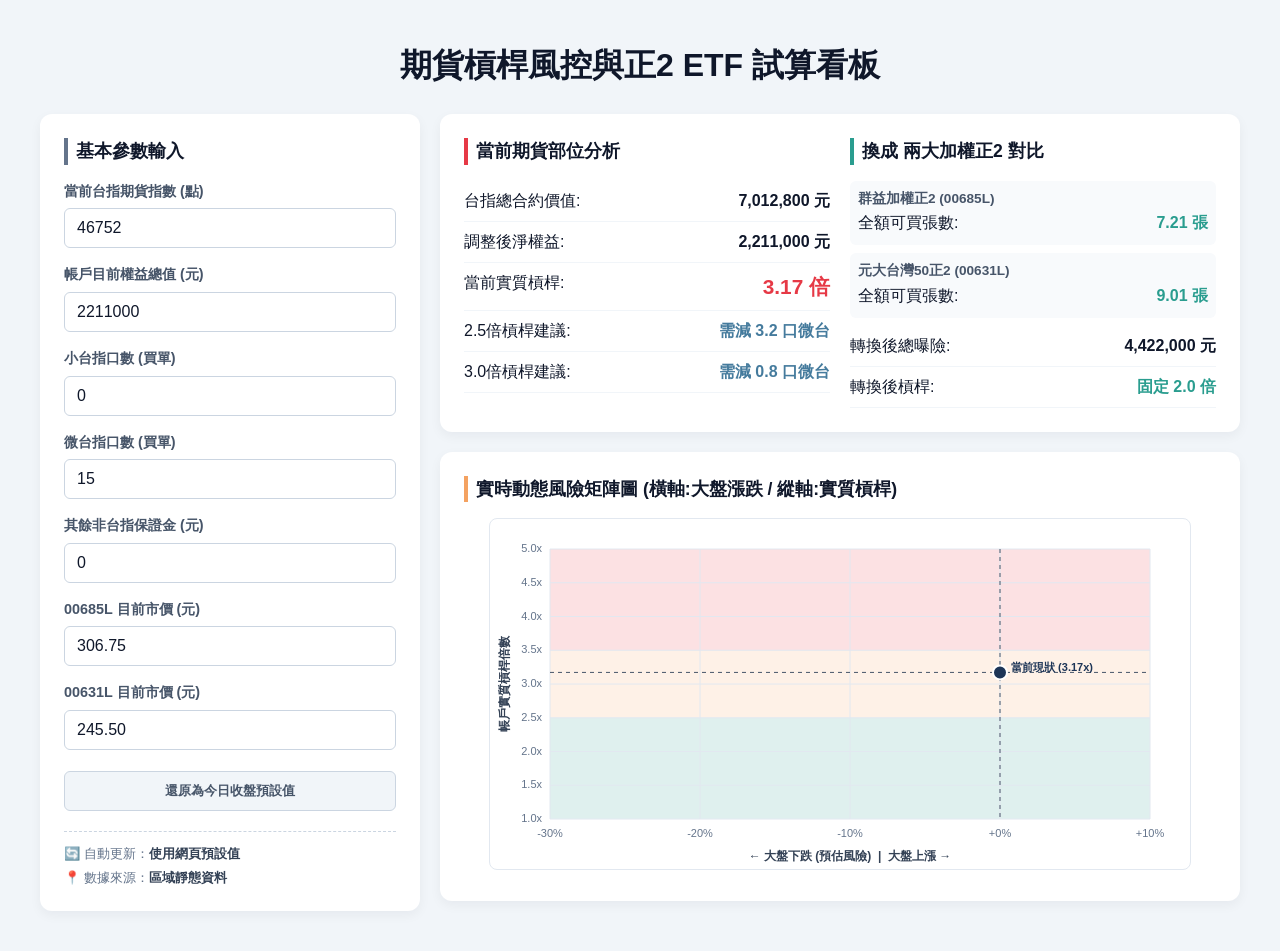
<file: index.html>
<!DOCTYPE html>
<html lang="zh-TW">
<head>
    <meta charset="UTF-8">
    <meta name="viewport" content="width=device-width, initial-scale=1.0">
    <title>期貨槓桿風控與正2 ETF 關係計算機</title>
    <link rel="stylesheet" href="style.css">
</head>
<body>

<div class="container">
    <h1>期貨槓桿風控與正2 ETF 試算看板</h1>
    
    <div class="grid-main">
        <div>
            <div class="card">
                <div class="section-title" style="border-left-color: #64748b;">基本參數輸入</div>
                <div class="form-group">
                    <label for="indexPrice">當前台指期貨指數 (點)</label>
                    <input type="number" id="indexPrice" value="46752">
                </div>
                <div class="form-group">
                    <label for="equity">帳戶目前權益總值 (元)</label>
                    <input type="number" id="equity" value="2211000">
                </div>
                <div class="form-group">
                    <label for="miniQty">小台指口數 (買單)</label>
                    <input type="number" id="miniQty" value="0">
                </div>
                <div class="form-group">
                    <label for="microQty">微台指口數 (買單)</label>
                    <input type="number" id="microQty" value="15">
                </div>
                <div class="form-group">
                    <label for="otherMargin">其餘非台指保證金 (元)</label>
                    <input type="number" id="otherMargin" value="0">
                </div>
                <div class="form-group">
                    <label for="etfPrice">00685L 目前市價 (元)</label>
                    <input type="number" id="etfPrice" value="306.75" step="0.05">
                </div>
                <div class="form-group">
                    <label for="etf631LPrice">00631L 目前市價 (元)</label>
                    <input type="number" id="etf631LPrice" value="245.50" step="0.05">
                </div>
                
                <button id="btnReset" class="btn-reset">還原為今日收盤預設值</button>
                
                <div id="update-info-tag" style="margin-top: 20px; padding-top: 12px; border-top: 1px dashed #cbd5e1; font-size: 0.82em; color: #64748b;">
                    <div>🔄 自動更新：<span id="lblLastUpdated" style="font-weight: 600; color: #334155;">載入中...</span></div>
                    <div style="margin-top: 4px;">📍 數據來源：<span id="lblSource" style="font-weight: 600; color: #334155;">載入中...</span></div>
                </div>
            </div>
        </div>
        
        <div>
            <div class="card">
                <div class="grid-results">
                    <div>
                        <div class="section-title" style="border-left-color: #e63946;">當前期貨部位分析</div>
                        <div class="result-item"><span>台指總合約價值:</span><span id="totalContractVal" class="result-val">0 元</span></div>
                        <div class="result-item"><span>調整後淨權益:</span><span id="adjEquity" class="result-val">0 元</span></div>
                        <div class="result-item"><span>當前實質槓桿:</span><span id="currentLeverage" class="result-val highlight-lev">0 倍</span></div>
                        <div class="result-item"><span>2.5倍槓桿建議:</span><span id="rec25" class="result-val" style="color:#457b9d;">-</span></div>
                        <div class="result-item"><span>3.0倍槓桿建議:</span><span id="rec30" class="result-val" style="color:#457b9d;">-</span></div>
                    </div>
                    <div>
                        <div class="section-title" style="border-left-color: #2a9d8f;">換成 兩大加權正2 對比</div>
                        <div style="background: #f8fafc; padding: 8px; border-radius: 6px; margin-bottom: 8px;">
                            <div style="font-size: 0.85em; font-weight: bold; color: #475569;">群益加權正2 (00685L)</div>
                            <div class="result-item" style="border:none; padding: 2px 0;"><span>全額可買張數:</span><span id="etfShares" class="result-val" style="color:#2a9d8f;">0 張</span></div>
                        </div>
                        <div style="background: #f8fafc; padding: 8px; border-radius: 6px; margin-bottom: 8px;">
                            <div style="font-size: 0.85em; font-weight: bold; color: #475569;">元大台灣50正2 (00631L)</div>
                            <div class="result-item" style="border:none; padding: 2px 0;"><span>全額可買張數:</span><span id="etf631LShares" class="result-val" style="color:#2a9d8f;">0 張</span></div>
                        </div>
                        <div class="result-item"><span>轉換後總曝險:</span><span id="etfExposure" class="result-val">0 元</span></div>
                        <div class="result-item"><span>轉換後槓桿:</span><span class="result-val" style="color: #2a9d8f;">固定 2.0 倍</span></div>
                    </div>
                </div>
            </div>

            <div class="card">
                <div class="section-title" style="border-left-color: #f4a261;">實時動態風險矩陣圖 (橫軸:大盤漲跌 / 縱軸:實質槓桿)</div>
                <div class="canvas-container">
                    <canvas id="riskMatrixCanvas" width="700" height="350"></canvas>
                </div>
            </div>
        </div>
    </div>
</div>

<script src="script.js"></script>
</body>
</html>
</file>
<file: style.css>
:root {
    --primary-color: #e63946;
    --secondary-color: #457b9d;
    --background-color: #f1f5f9;
    --card-color: #ffffff;
    --text-color: #0f172a;
}
body {
    font-family: -apple-system, BlinkMacSystemFont, "Segoe UI", Roboto, sans-serif;
    background-color: var(--background-color);
    color: var(--text-color);
    line-height: 1.5;
    margin: 0;
    padding: 20px;
}
.container {
    max-width: 1200px;
    margin: 0 auto;
}
h1 {
    text-align: center;
    color: var(--text-color);
    margin-bottom: 25px;
    font-weight: 800;
}
.grid-main {
    display: grid;
    grid-template-columns: 380px 1fr;
    gap: 20px;
}
@media (max-width: 992px) {
    .grid-main {
        grid-template-columns: 1fr;
    }
}
.card {
    background: var(--card-color);
    border-radius: 12px;
    padding: 24px;
    box-shadow: 0 4px 12px rgba(15, 23, 42, 0.05);
    margin-bottom: 20px;
}
.form-group {
    margin-bottom: 16px;
}
label {
    display: block;
    font-weight: 600;
    margin-bottom: 6px;
    font-size: 0.9em;
    color: #475569;
}
input {
    width: 100%;
    padding: 10px 12px;
    border: 1px solid #cbd5e1;
    border-radius: 6px;
    box-sizing: border-box;
    font-size: 1em;
    color: var(--text-color);
}
input:focus {
    outline: none;
    border-color: var(--secondary-color);
    box-shadow: 0 0 0 3px rgba(69, 123, 157, 0.15);
}
.btn-reset {
    width: 100%;
    padding: 10px;
    background-color: #f1f5f9;
    color: #475569;
    border: 1px solid #cbd5e1;
    border-radius: 6px;
    font-weight: 600;
    cursor: pointer;
    transition: all 0.2s ease;
    margin-top: 5px;
}
.btn-reset:hover {
    background-color: #e2e8f0;
    color: #0f172a;
    border-color: #94a3b8;
}
.btn-reset:active {
    background-color: #cbd5e1;
}
.section-title {
    margin: 0 0 16px 0;
    font-size: 1.1em;
    font-weight: 700;
    border-left: 4px solid var(--secondary-color);
    padding-left: 8px;
}
.grid-results {
    display: grid;
    grid-template-columns: 1fr 1fr;
    gap: 20px;
}
@media (max-width: 576px) {
    .grid-results {
        grid-template-columns: 1fr;
    }
}
.result-item {
    display: flex;
    justify-content: space-between;
    padding: 8px 0;
    border-bottom: 1px solid #f1f5f9;
}
.result-val {
    font-weight: 700;
}
.highlight-lev {
    font-size: 1.3em;
    color: var(--primary-color);
}
.canvas-container {
    text-align: center;
    margin-top: 15px;
}
canvas {
    background: #fff;
    max-width: 100%;
    border: 1px solid #e2e8f0;
    border-radius: 8px;
}
</file>
